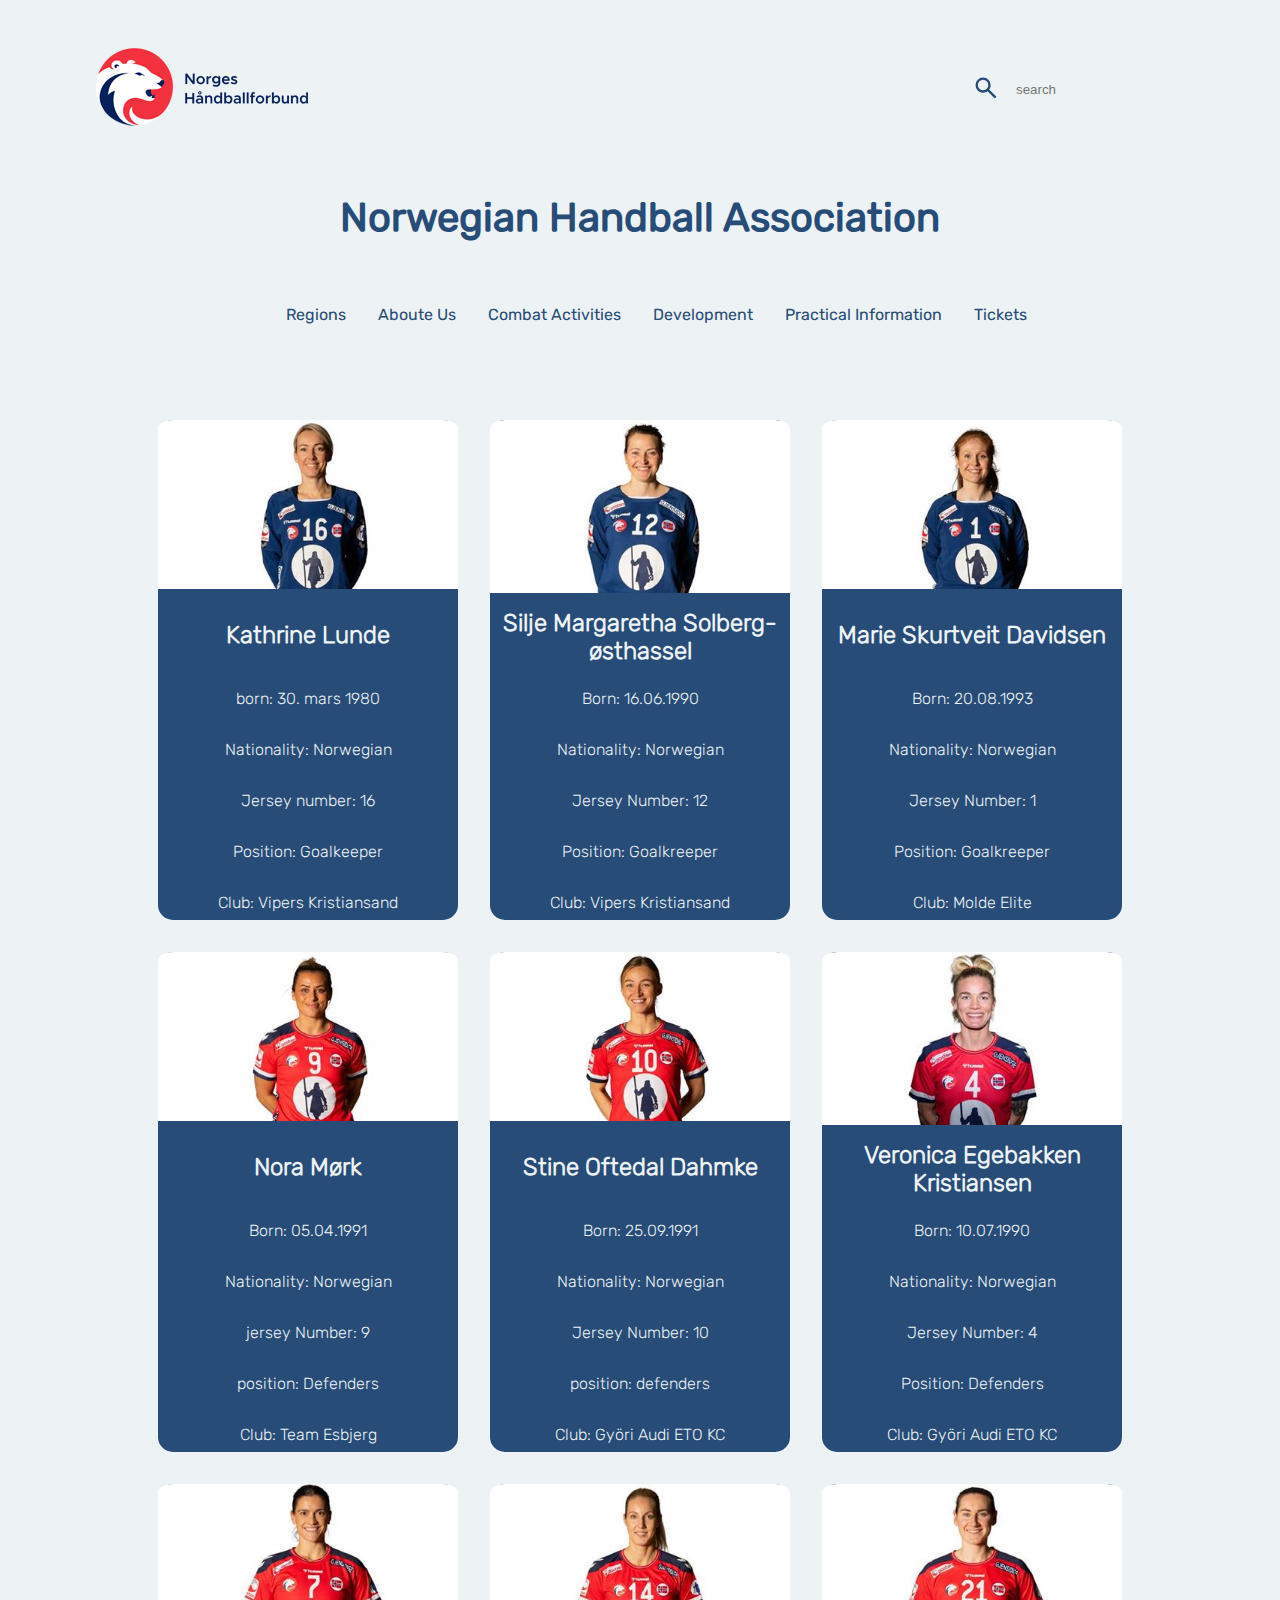
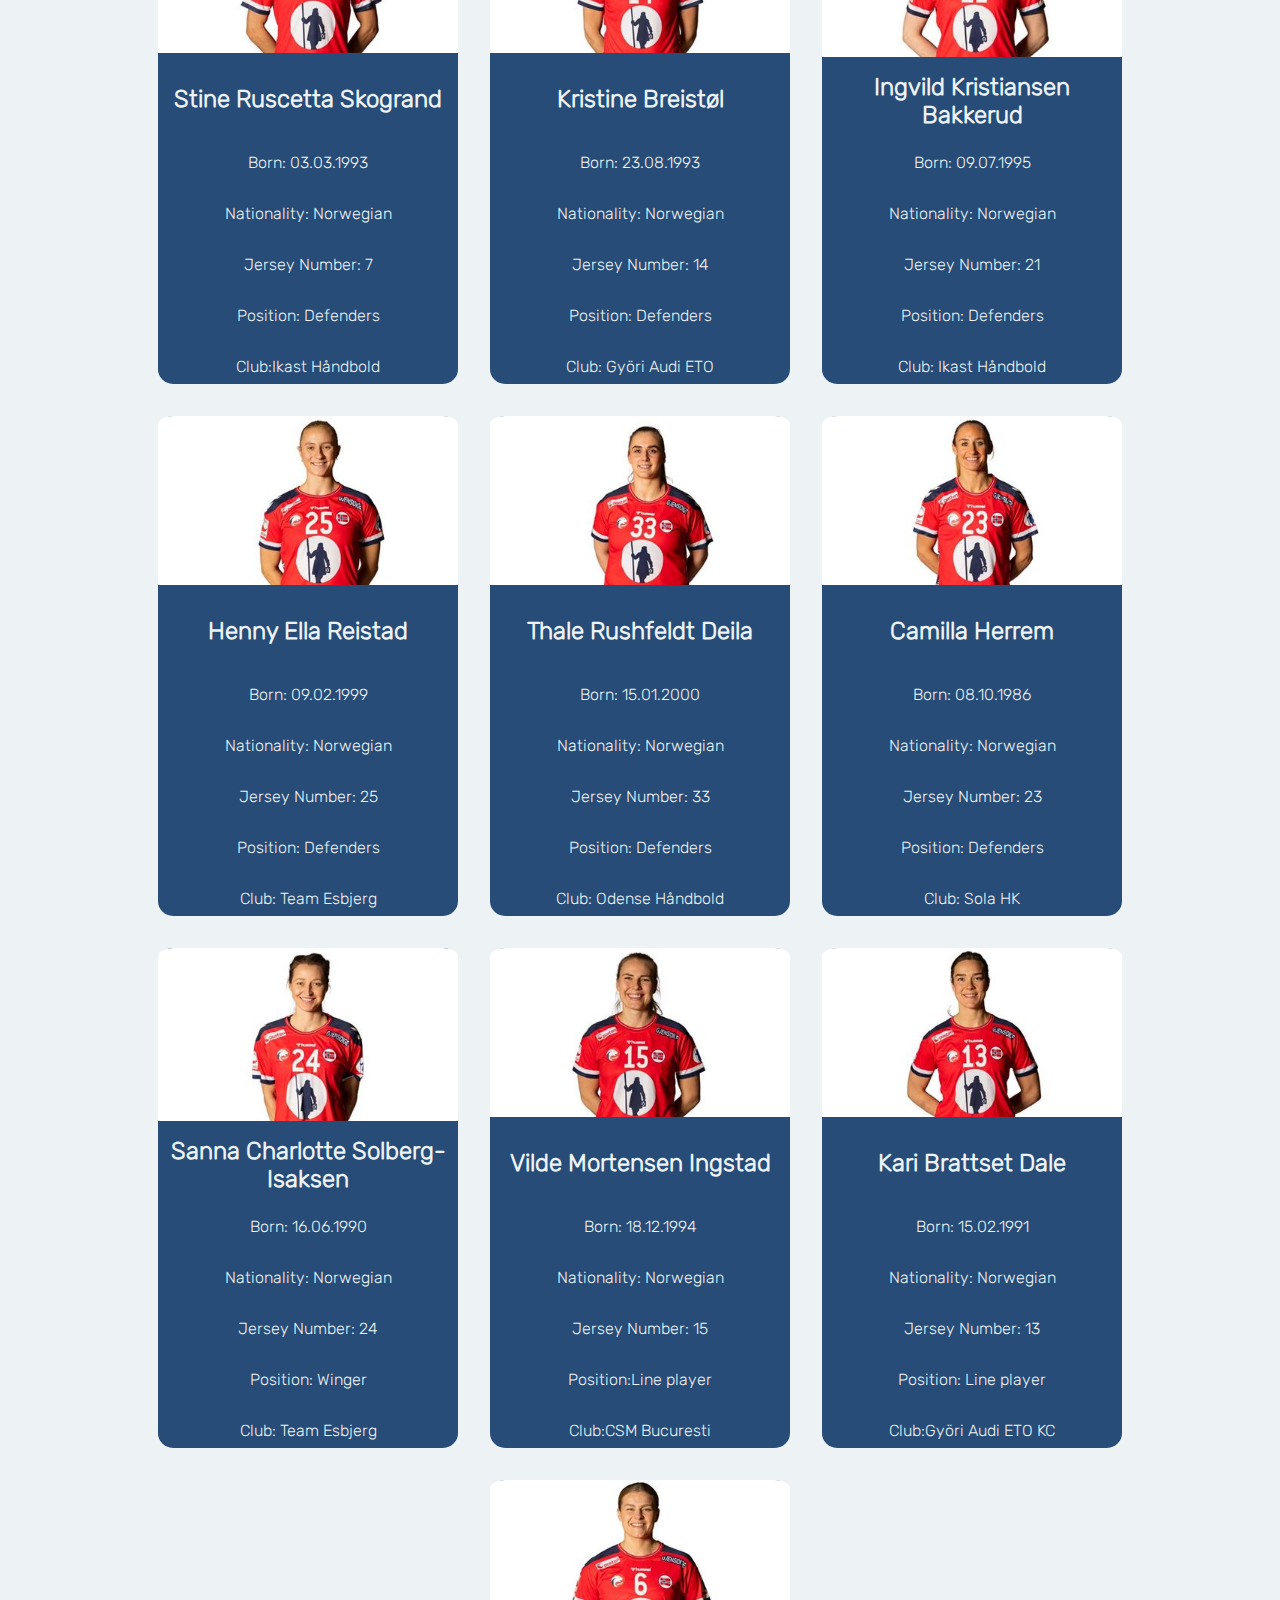
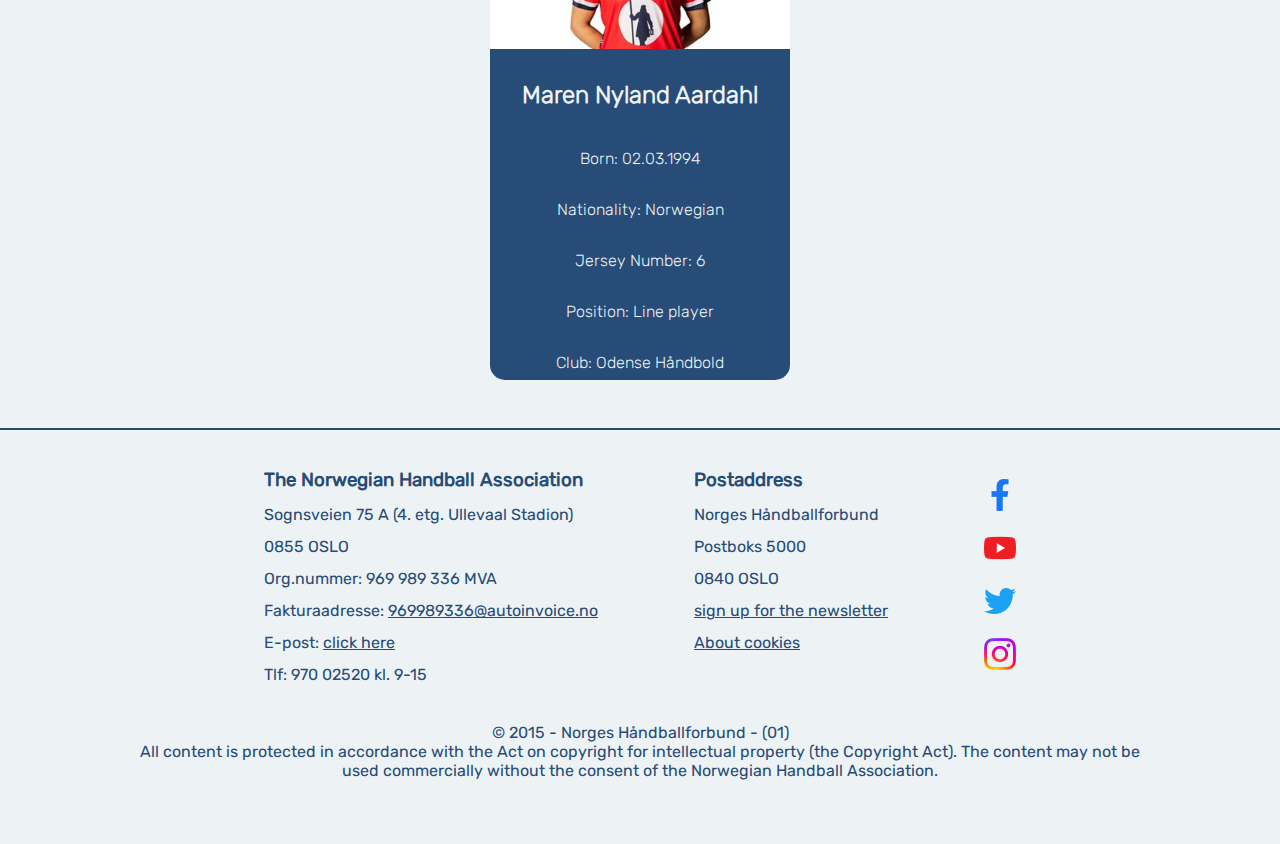
<file: index.html>
<!DOCTYPE html>
<html lang="en">
  <head>
    <meta charset="UTF-8" />
    <meta name="viewport" content="width=device-width, initial-scale=1.0" />
    <link rel="stylesheet" href="./src/css/reset.css" />
    <link rel="stylesheet" href="./src/css/variables.css" />
    <link rel="stylesheet" href="./src/css/header.css" />
    <link rel="stylesheet" href="./src/css/style.css" />
    <link rel="stylesheet" href="./src/css/footer.css" />
    <link rel="stylesheet" href="./src/css/final-standing.css" />
    <title>Individual Assignment 2</title>
  </head>

  <body>
    <header>
      <nav class="navbar">
        <div class="navbar__icon-search-wraper">
          <figure class="navbar__logo-container">
            <a href="#">
              <img
                class="navbar__logo"
                src="./src/assets/images/logonhf.png"
                alt="hna logo"
              />
            </a>
          </figure>

          <form class="navbar__search-container">
            <button class="navbar__search-icon-btn">
              <img
                src="./src/assets/icons/search_icon_28px.svg"
                alt="search icon"
                class="navbar__search-icon"
              />
            </button>
            <input
              class="navbar__searchbar"
              type="search"
              id="searchbar--desktop-screen"
              name="searchbar"
              placeholder="search"
            />
          </form>

          <div class="navbar__menu-container">
            <button class="navbar__menu-btn">
              <img
                class="navbar-menu-icon"
                src="./src/assets/icons/menu_icon.svg"
                alt="menu icon"
              />
            </button>
          </div>
        </div>

        <div class="navbar__title-container">
          <h1 class="navbar__title">Norwegian Handball Association</h1>
        </div>

        <div class="navbar__links-container">
          <ul class="navbar__list">
            <li class="navbar__litst-item">
              <input
                class="navbar__list-searchbar"
                type="search"
                name="search"
                id="searchbar--mobile-screen"
              />
            </li>
            <li class="navbar__litst-item">
              <a class="navbar__list-link" href="#">Regions</a>
            </li>
            <li class="navbar__litst-item">
              <a class="navbar__list-link" href="#">Aboute Us</a>
            </li>
            <li class="navbar__litst-item">
              <a class="navbar__list-link" href="#">Combat Activities</a>
            </li>
            <li class="navbar__litst-item">
              <a class="navbar__list-link" href="#">Development</a>
            </li>
            <li class="navbar__litst-item">
              <a class="navbar__list-link" href="#">Practical Information</a>
            </li>
            <li class="navbar__litst-item">
              <a class="navbar__list-link" href="#">Tickets</a>
            </li>
          </ul>
        </div>
      </nav>
    </header>

    <main>
      <div class="card">
        <img
          class="card__image"
          src="./src/assets/images/2023-katrine-lunde.jpg"
          alt="image of Lunde"
        />
        <h2 class="card__title">Kathrine Lunde</h2>
        <p class="card__description">born: 30. mars 1980</p>
        <p class="card__description">Nationality: Norwegian</p>
        <p class="card__description">Jersey number: 16</p>
        <p class="card__description">Position: Goalkeeper</p>
        <p class="card__description">Club: Vipers Kristiansand</p>
      </div>

      <div class="card">
        <img
          class="card__image"
          src="./src/assets/images/2023-silje-solberg-osthassel.jpg"
          alt="image of Solberg-Osthassel"
        />
        <h2 class="card__title-longName">Silje Margaretha Solberg-østhassel</h2>
        <p class="card__description">Born: 16.06.1990</p>
        <p class="card__description">Nationality: Norwegian</p>
        <p class="card__description">Jersey Number: 12</p>
        <p class="card__description">Position: Goalkreeper</p>
        <p class="card__description">Club: Vipers Kristiansand</p>
      </div>

      <div class="card">
        <img
          class="card__image"
          src="./src/assets/images/2023-marie-davidsen.jpg"
          alt="image of Davidsen"
        />
        <h2 class="card__title">Marie Skurtveit Davidsen</h2>
        <p class="card__description">Born: 20.08.1993</p>
        <p class="card__description">Nationality: Norwegian</p>
        <p class="card__description">Jersey Number: 1</p>
        <p class="card__description">Position: Goalkreeper</p>
        <p class="card__description">Club: Molde Elite</p>
      </div>

      <div class="card">
        <img
          class="card__image"
          src="./src/assets/images/2023-nora-mork.jpg"
          alt="image of Mork"
        />
        <h2 class="card__title">Nora Mørk</h2>
        <p class="card__description">Born: 05.04.1991</p>
        <p class="card__description">Nationality: Norwegian</p>
        <p class="card__description">jersey Number: 9</p>
        <p class="card__description">position: Defenders</p>
        <p class="card__description">Club: Team Esbjerg</p>
      </div>

      <div class="card">
        <img
          class="card__image"
          src="./src/assets/images/2023-stine-bredal-oftedal.jpg"
          alt="image of Dahmke"
        />
        <h2 class="card__title">Stine Oftedal Dahmke</h2>
        <p class="card__description">Born: 25.09.1991</p>
        <p class="card__description">Nationality: Norwegian</p>
        <p class="card__description">Jersey Number: 10</p>
        <p class="card__description">position: defenders</p>
        <p class="card__description">Club: Györi Audi ETO KC</p>
      </div>

      <div class="card">
        <img
          class="card__image"
          src="./src/assets/images/2024-veronica-kristiansen-lks.jpg"
          alt="image of Kristiansen"
        />
        <h2 class="card__title-longName">Veronica Egebakken Kristiansen</h2>
        <p class="card__description">Born: 10.07.1990</p>
        <p class="card__description">Nationality: Norwegian</p>
        <p class="card__description">Jersey Number: 4</p>
        <p class="card__description">Position: Defenders</p>
        <p class="card__description">Club: Györi Audi ETO KC</p>
      </div>

      <div class="card">
        <img
          class="card__image"
          src="./src/assets/images/2023-stine-skogrand.jpg"
          alt="image of Skogrand"
        />
        <h2 class="card__title">Stine Ruscetta Skogrand</h2>
        <p class="card__description">Born: 03.03.1993</p>
        <p class="card__description">Nationality: Norwegian</p>
        <p class="card__description">Jersey Number: 7</p>
        <p class="card__description">Position: Defenders</p>
        <p class="card__description">Club:Ikast Håndbold</p>
      </div>

      <div class="card">
        <img
          class="card__image"
          src="./src/assets/images/2023-kristine-breistol.jpg"
          alt="imgage of Breistøl"
        />
        <h2 class="card__title">Kristine Breistøl</h2>
        <p class="card__description">Born: 23.08.1993</p>
        <p class="card__description">Nationality: Norwegian</p>
        <p class="card__description">Jersey Number: 14</p>
        <p class="card__description">Position: Defenders</p>
        <p class="card__description">Club: Györi Audi ETO</p>
      </div>

      <div class="card">
        <img
          class="card__image"
          src="./src/assets/images/2023-ingvild-bakkerud.jpg"
          alt="image of Bakkerud"
        />
        <h2 class="card__title-longName">Ingvild Kristiansen Bakkerud</h2>
        <p class="card__description">Born: 09.07.1995</p>
        <p class="card__description">Nationality: Norwegian</p>
        <p class="card__description">Jersey Number: 21</p>
        <p class="card__description">Position: Defenders</p>
        <p class="card__description">Club: Ikast Håndbold</p>
      </div>

      <div class="card">
        <img
          class="card__image"
          src="./src/assets/images/2023-henny-ella-reistad.jpg"
          alt="image of Reistad"
        />
        <h2 class="card__title">Henny Ella Reistad</h2>
        <p class="card__description">Born: 09.02.1999</p>
        <p class="card__description">Nationality: Norwegian</p>
        <p class="card__description">Jersey Number: 25</p>
        <p class="card__description">Position: Defenders</p>
        <p class="card__description">Club: Team Esbjerg</p>
      </div>

      <div class="card">
        <img
          class="card__image"
          src="./src/assets/images/2023-thale-rushfeldt-deila.jpg"
          alt="image of Deila"
        />
        <h2 class="card__title">Thale Rushfeldt Deila</h2>
        <p class="card__description">Born: 15.01.2000</p>
        <p class="card__description">Nationality: Norwegian</p>
        <p class="card__description">Jersey Number: 33</p>
        <p class="card__description">Position: Defenders</p>
        <p class="card__description">Club: Odense Håndbold</p>
      </div>

      <div class="card">
        <img
          class="card__image"
          src="./src/assets/images/2023-camilla-herrem.jpg"
          alt="image of Herrem"
        />
        <h2 class="card__title">Camilla Herrem</h2>
        <p class="card__description">Born: 08.10.1986</p>
        <p class="card__description">Nationality: Norwegian</p>
        <p class="card__description">Jersey Number: 23</p>
        <p class="card__description">Position: Defenders</p>
        <p class="card__description">Club: Sola HK</p>
      </div>

      <div class="card">
        <img
          class="card__image"
          src="./src/assets/images/2023-sanna-solberg-isaksen.jpg"
          alt="image of Solberg-Isaksen"
        />
        <h2 class="card__title-longName">Sanna Charlotte Solberg-Isaksen</h2>
        <p class="card__description">Born: 16.06.1990</p>
        <p class="card__description">Nationality: Norwegian</p>
        <p class="card__description">Jersey Number: 24</p>
        <p class="card__description">Position: Winger</p>
        <p class="card__description">Club: Team Esbjerg</p>
      </div>

      <div class="card">
        <img
          class="card__image"
          src="./src/assets/images/2023-vilde-mortensen-ingstad.jpg"
          alt="image of Ingstad"
        />
        <h2 class="card__title">Vilde Mortensen Ingstad</h2>
        <p class="card__description">Born: 18.12.1994</p>
        <p class="card__description">Nationality: Norwegian</p>
        <p class="card__description">Jersey Number: 15</p>
        <p class="card__description">Position:Line player</p>
        <p class="card__description">Club:CSM Bucuresti</p>
      </div>

      <div class="card">
        <img
          class="card__image"
          src="./src/assets/images/2023-kari-brattset-dale.jpg"
          alt="image of Dale"
        />
        <h2 class="card__title">Kari Brattset Dale</h2>
        <p class="card__description">Born: 15.02.1991</p>
        <p class="card__description">Nationality: Norwegian</p>
        <p class="card__description">Jersey Number: 13</p>
        <p class="card__description">Position: Line player</p>
        <p class="card__description">Club:Györi Audi ETO KC</p>
      </div>

      <div class="card">
        <img
          class="card__image"
          src="./src/assets/images/2023-maren-aardahl.jpg"
          alt="image of Aardahl"
        />
        <h2 class="card__title">Maren Nyland Aardahl</h2>
        <p class="card__description">Born: 02.03.1994</p>
        <p class="card__description">Nationality: Norwegian</p>
        <p class="card__description">Jersey Number: 6</p>
        <p class="card__description">Position: Line player</p>
        <p class="card__description">Club: Odense Håndbold</p>
      </div>
    </main>

    <footer>
      <div class="section-wraper">
        <section class="handball-association">
          <h3 class="handball-association__title">
            The Norwegian Handball Association
          </h3>
          <p class="handball-association__details">
            Sognsveien 75 A (4. etg. Ullevaal Stadion)
          </p>
          <p class="handball-association__details">0855 OSLO</p>
          <p class="handball-association__details">
            Org.nummer: 969 989 336 MVA
          </p>
          <p class="handball-association__details">
            Fakturaadresse: <a href="#">969989336@autoinvoice.no</a>
          </p>
          <p class="handball-association__details">
            E-post: <a href="mailto:">click here</a>
          </p>
          <p class="handball-association__details">Tlf: 970 02520 kl. 9-15</p>
        </section>

        <section class="postaddress">
          <h3 class="postaddress__tilte">Postaddress</h3>
          <p class="postaddress__details">Norges Håndballforbund</p>
          <p class="postaddress__details">Postboks 5000</p>
          <p class="postaddress__details">0840 OSLO</p>
          <a class="postaddress__link" href="#">sign up for the newsletter</a>
          <a class="postaddress__link" href="#">About cookies</a>
        </section>

        <section class="social-media">
          <a
            class="social-media__icon-link social-media-icon-link--facebook"
            href="#"
            ><img
              src="./src/assets/icons/facebook_icon.png"
              alt="facebook icon"
              class="social-media__icon"
          /></a>
          <a
            class="social-media__icon-link social-media-icon.link--youtube"
            href="#"
            ><img
              src="./src/assets/icons/youtube_icon.png"
              alt="youtube icon"
              class="social-media__icon"
          /></a>
          <a
            class="social-media__icon-link social-media-icon-link--twitter"
            href="#"
            ><img
              src="./src/assets/icons/twitter_bird_icon.png"
              alt="twitter icon"
              class="social-media__icon"
          /></a>
          <a
            class="social-media__icon-link social-media-icon-link--instagram"
            href="#"
            ><img
              src="./src/assets/icons/instagram_icon.png"
              alt="instagram icon"
              class="social-media__icon"
          /></a>
        </section>
      </div>

      <section class="copyright">
        <p class="copyright__NHA">
          &copy; 2015 - Norges Håndballforbund - (01)
        </p>
        <p class="copyright__description">
          All content is protected in accordance with the Act on copyright for
          intellectual property (the Copyright Act). The content may not be used
          commercially without the consent of the Norwegian Handball
          Association.
        </p>
      </section>
    </footer>
  </body>
</html>
</file>
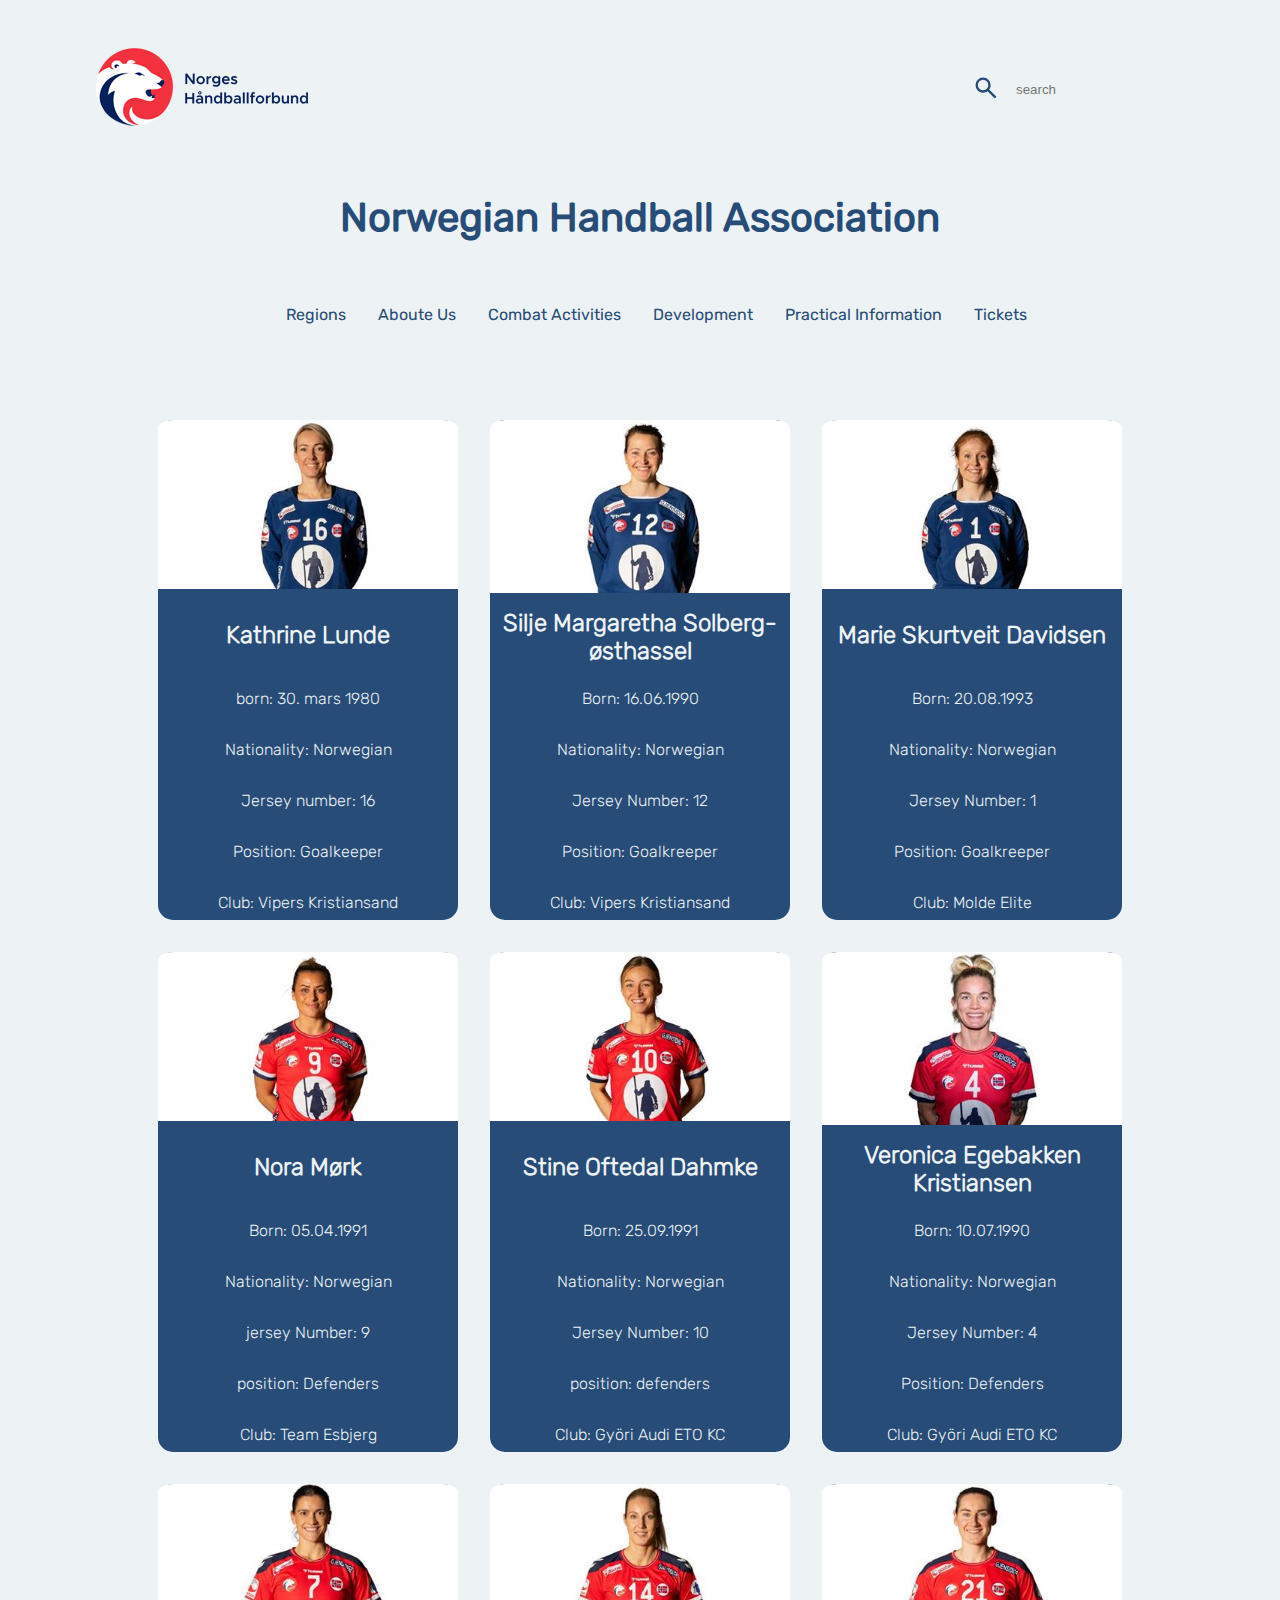
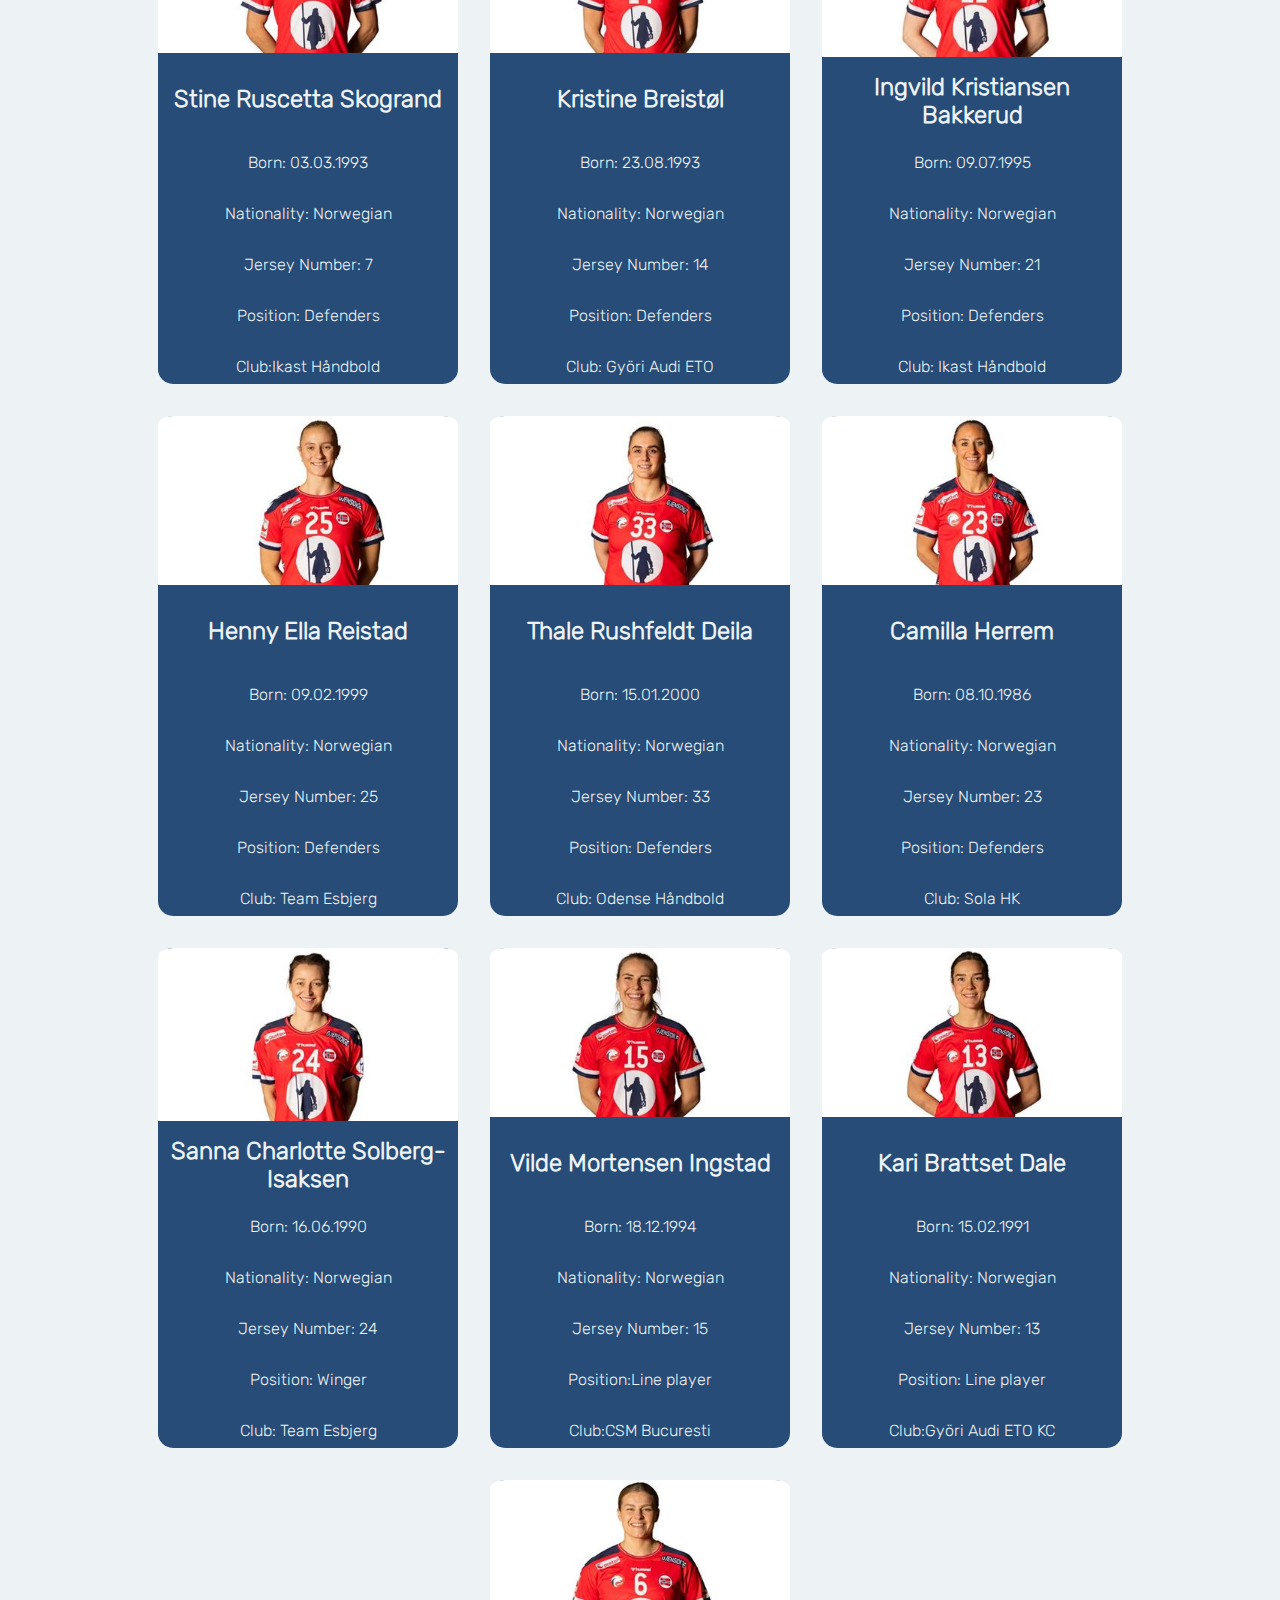
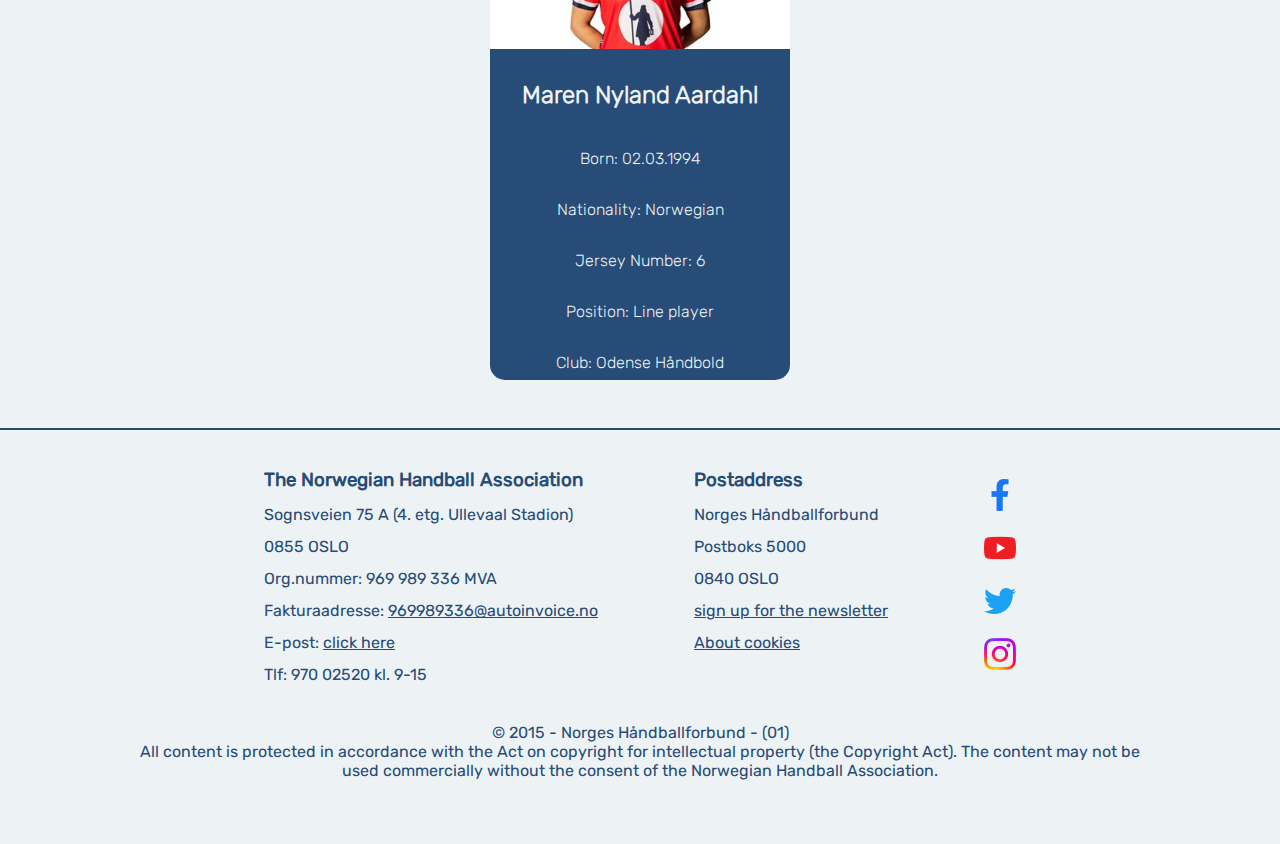
<file: src/index.html>
<!DOCTYPE html>
<html lang="en">
  <head>
    <meta charset="UTF-8" />
    <meta name="viewport" content="width=device-width, initial-scale=1.0" />
    <link rel="stylesheet" href="./css/reset.css" />
    <link rel="stylesheet" href="./css/variables.css" />
    <link rel="stylesheet" href="./css/header.css" />
    <link rel="stylesheet" href="./css/style.css" />
    <link rel="stylesheet" href="./css/footer.css" />
    <link rel="stylesheet" href="./css/final-standing.css" />
    <title>Individual Assignment 2</title>
  </head>

  <body>
    <header>
      <nav class="navbar">
        <div class="navbar__icon-search-wraper">
          <figure class="navbar__logo-container">
            <a href="#">
              <img
                class="navbar__logo"
                src="./assets/images/logonhf.png"
                alt="hna logo"
              />
            </a>
          </figure>

          <form class="navbar__search-container">
            <button class="navbar__search-icon-btn">
              <img
                src="./assets/icons/search_icon_28px.svg"
                alt="search icon"
                class="navbar__search-icon"
              />
            </button>
            <input
              class="navbar__searchbar"
              type="search"
              id="searchbar--desktop-screen"
              name="searchbar"
              placeholder="search"
            />
          </form>

          <div class="navbar__menu-container">
            <button class="navbar__menu-btn">
              <img
                class="navbar-menu-icon"
                src="./assets/icons/menu_icon.svg"
                alt="menu icon"
              />
            </button>
          </div>
        </div>

        <div class="navbar__title-container">
          <h1 class="navbar__title">Norwegian Handball Association</h1>
        </div>

        <div class="navbar__links-container">
          <ul class="navbar__list">
            <li class="navbar__litst-item">
              <input
                class="navbar__list-searchbar"
                type="search"
                name="search"
                id="searchbar--mobile-screen"
              />
            </li>
            <li class="navbar__litst-item">
              <a class="navbar__list-link" href="#">Regions</a>
            </li>
            <li class="navbar__litst-item">
              <a class="navbar__list-link" href="#">Aboute Us</a>
            </li>
            <li class="navbar__litst-item">
              <a class="navbar__list-link" href="#">Combat Activities</a>
            </li>
            <li class="navbar__litst-item">
              <a class="navbar__list-link" href="#">Development</a>
            </li>
            <li class="navbar__litst-item">
              <a class="navbar__list-link" href="#">Practical Information</a>
            </li>
            <li class="navbar__litst-item">
              <a class="navbar__list-link" href="#">Tickets</a>
            </li>
          </ul>
        </div>
      </nav>
    </header>

    <main>
      <div class="card">
        <img
          class="card__image"
          src="./assets/images/2023-katrine-lunde.jpg"
          alt="image of Lunde"
        />
        <h2 class="card__title">Kathrine Lunde</h2>
        <p class="card__description">born: 30. mars 1980</p>
        <p class="card__description">Nationality: Norwegian</p>
        <p class="card__description">Jersey number: 16</p>
        <p class="card__description">Position: Goalkeeper</p>
        <p class="card__description">Club: Vipers Kristiansand</p>
      </div>

      <div class="card">
        <img
          class="card__image"
          src="./assets/images/2023-silje-solberg-osthassel.jpg"
          alt="image of Solberg-Osthassel"
        />
        <h2 class="card__title-longName">Silje Margaretha Solberg-østhassel</h2>
        <p class="card__description">Born: 16.06.1990</p>
        <p class="card__description">Nationality: Norwegian</p>
        <p class="card__description">Jersey Number: 12</p>
        <p class="card__description">Position: Goalkreeper</p>
        <p class="card__description">Club: Vipers Kristiansand</p>
      </div>

      <div class="card">
        <img
          class="card__image"
          src="./assets/images/2023-marie-davidsen.jpg"
          alt="image of Davidsen"
        />
        <h2 class="card__title">Marie Skurtveit Davidsen</h2>
        <p class="card__description">Born: 20.08.1993</p>
        <p class="card__description">Nationality: Norwegian</p>
        <p class="card__description">Jersey Number: 1</p>
        <p class="card__description">Position: Goalkreeper</p>
        <p class="card__description">Club: Molde Elite</p>
      </div>

      <div class="card">
        <img
          class="card__image"
          src="./assets/images/2023-nora-mork.jpg"
          alt="image of Mork"
        />
        <h2 class="card__title">Nora Mørk</h2>
        <p class="card__description">Born: 05.04.1991</p>
        <p class="card__description">Nationality: Norwegian</p>
        <p class="card__description">jersey Number: 9</p>
        <p class="card__description">position: Defenders</p>
        <p class="card__description">Club: Team Esbjerg</p>
      </div>

      <div class="card">
        <img
          class="card__image"
          src="./assets/images/2023-stine-bredal-oftedal.jpg"
          alt="image of Dahmke"
        />
        <h2 class="card__title">Stine Oftedal Dahmke</h2>
        <p class="card__description">Born: 25.09.1991</p>
        <p class="card__description">Nationality: Norwegian</p>
        <p class="card__description">Jersey Number: 10</p>
        <p class="card__description">position: defenders</p>
        <p class="card__description">Club: Györi Audi ETO KC</p>
      </div>

      <div class="card">
        <img
          class="card__image"
          src="./assets/images/2024-veronica-kristiansen-lks.jpg"
          alt="image of Kristiansen"
        />
        <h2 class="card__title-longName">Veronica Egebakken Kristiansen</h2>
        <p class="card__description">Born: 10.07.1990</p>
        <p class="card__description">Nationality: Norwegian</p>
        <p class="card__description">Jersey Number: 4</p>
        <p class="card__description">Position: Defenders</p>
        <p class="card__description">Club: Györi Audi ETO KC</p>
      </div>

      <div class="card">
        <img
          class="card__image"
          src="./assets/images/2023-stine-skogrand.jpg"
          alt="image of Skogrand"
        />
        <h2 class="card__title">Stine Ruscetta Skogrand</h2>
        <p class="card__description">Born: 03.03.1993</p>
        <p class="card__description">Nationality: Norwegian</p>
        <p class="card__description">Jersey Number: 7</p>
        <p class="card__description">Position: Defenders</p>
        <p class="card__description">Club:Ikast Håndbold</p>
      </div>

      <div class="card">
        <img
          class="card__image"
          src="./assets/images/2023-kristine-breistol.jpg"
          alt="imgage of Breistøl"
        />
        <h2 class="card__title">Kristine Breistøl</h2>
        <p class="card__description">Born: 23.08.1993</p>
        <p class="card__description">Nationality: Norwegian</p>
        <p class="card__description">Jersey Number: 14</p>
        <p class="card__description">Position: Defenders</p>
        <p class="card__description">Club: Györi Audi ETO</p>
      </div>

      <div class="card">
        <img
          class="card__image"
          src="./assets/images/2023-ingvild-bakkerud.jpg"
          alt="image of Bakkerud"
        />
        <h2 class="card__title-longName">Ingvild Kristiansen Bakkerud</h2>
        <p class="card__description">Born: 09.07.1995</p>
        <p class="card__description">Nationality: Norwegian</p>
        <p class="card__description">Jersey Number: 21</p>
        <p class="card__description">Position: Defenders</p>
        <p class="card__description">Club: Ikast Håndbold</p>
      </div>

      <div class="card">
        <img
          class="card__image"
          src="./assets/images/2023-henny-ella-reistad.jpg"
          alt="image of Reistad"
        />
        <h2 class="card__title">Henny Ella Reistad</h2>
        <p class="card__description">Born: 09.02.1999</p>
        <p class="card__description">Nationality: Norwegian</p>
        <p class="card__description">Jersey Number: 25</p>
        <p class="card__description">Position: Defenders</p>
        <p class="card__description">Club: Team Esbjerg</p>
      </div>

      <div class="card">
        <img
          class="card__image"
          src="./assets/images/2023-thale-rushfeldt-deila.jpg"
          alt="image of Deila"
        />
        <h2 class="card__title">Thale Rushfeldt Deila</h2>
        <p class="card__description">Born: 15.01.2000</p>
        <p class="card__description">Nationality: Norwegian</p>
        <p class="card__description">Jersey Number: 33</p>
        <p class="card__description">Position: Defenders</p>
        <p class="card__description">Club: Odense Håndbold</p>
      </div>

      <div class="card">
        <img
          class="card__image"
          src="./assets/images/2023-camilla-herrem.jpg"
          alt="image of Herrem"
        />
        <h2 class="card__title">Camilla Herrem</h2>
        <p class="card__description">Born: 08.10.1986</p>
        <p class="card__description">Nationality: Norwegian</p>
        <p class="card__description">Jersey Number: 23</p>
        <p class="card__description">Position: Defenders</p>
        <p class="card__description">Club: Sola HK</p>
      </div>

      <div class="card">
        <img
          class="card__image"
          src="./assets/images/2023-sanna-solberg-isaksen.jpg"
          alt="image of Solberg-Isaksen"
        />
        <h2 class="card__title-longName">Sanna Charlotte Solberg-Isaksen</h2>
        <p class="card__description">Born: 16.06.1990</p>
        <p class="card__description">Nationality: Norwegian</p>
        <p class="card__description">Jersey Number: 24</p>
        <p class="card__description">Position: Winger</p>
        <p class="card__description">Club: Team Esbjerg</p>
      </div>

      <div class="card">
        <img
          class="card__image"
          src="./assets/images/2023-vilde-mortensen-ingstad.jpg"
          alt="image of Ingstad"
        />
        <h2 class="card__title">Vilde Mortensen Ingstad</h2>
        <p class="card__description">Born: 18.12.1994</p>
        <p class="card__description">Nationality: Norwegian</p>
        <p class="card__description">Jersey Number: 15</p>
        <p class="card__description">Position:Line player</p>
        <p class="card__description">Club:CSM Bucuresti</p>
      </div>

      <div class="card">
        <img
          class="card__image"
          src="./assets/images/2023-kari-brattset-dale.jpg"
          alt="image of Dale"
        />
        <h2 class="card__title">Kari Brattset Dale</h2>
        <p class="card__description">Born: 15.02.1991</p>
        <p class="card__description">Nationality: Norwegian</p>
        <p class="card__description">Jersey Number: 13</p>
        <p class="card__description">Position: Line player</p>
        <p class="card__description">Club:Györi Audi ETO KC</p>
      </div>

      <div class="card">
        <img
          class="card__image"
          src="./assets/images/2023-maren-aardahl.jpg"
          alt="image of Aardahl"
        />
        <h2 class="card__title">Maren Nyland Aardahl</h2>
        <p class="card__description">Born: 02.03.1994</p>
        <p class="card__description">Nationality: Norwegian</p>
        <p class="card__description">Jersey Number: 6</p>
        <p class="card__description">Position: Line player</p>
        <p class="card__description">Club: Odense Håndbold</p>
      </div>
    </main>

    <footer>
      <div class="section-wraper">
        <section class="handball-association">
          <h3 class="handball-association__title">
            The Norwegian Handball Association
          </h3>
          <p class="handball-association__details">
            Sognsveien 75 A (4. etg. Ullevaal Stadion)
          </p>
          <p class="handball-association__details">0855 OSLO</p>
          <p class="handball-association__details">
            Org.nummer: 969 989 336 MVA
          </p>
          <p class="handball-association__details">
            Fakturaadresse: <a href="#">969989336@autoinvoice.no</a>
          </p>
          <p class="handball-association__details">
            E-post: <a href="mailto:">click here</a>
          </p>
          <p class="handball-association__details">Tlf: 970 02520 kl. 9-15</p>
        </section>

        <section class="postaddress">
          <h3 class="postaddress__tilte">Postaddress</h3>
          <p class="postaddress__details">Norges Håndballforbund</p>
          <p class="postaddress__details">Postboks 5000</p>
          <p class="postaddress__details">0840 OSLO</p>
          <a class="postaddress__link" href="#">sign up for the newsletter</a>
          <a class="postaddress__link" href="#">About cookies</a>
        </section>

        <section class="social-media">
          <a
            class="social-media__icon-link social-media-icon-link--facebook"
            href="#"
            ><img
              src="./assets/icons/facebook_icon.png"
              alt="facebook icon"
              class="social-media__icon"
          /></a>
          <a
            class="social-media__icon-link social-media-icon.link--youtube"
            href="#"
            ><img
              src="./assets/icons/youtube_icon.png"
              alt="youtube icon"
              class="social-media__icon"
          /></a>
          <a
            class="social-media__icon-link social-media-icon-link--twitter"
            href="#"
            ><img
              src="./assets/icons/twitter_bird_icon.png"
              alt="twitter icon"
              class="social-media__icon"
          /></a>
          <a
            class="social-media__icon-link social-media-icon-link--instagram"
            href="#"
            ><img
              src="./assets/icons/instagram_icon.png"
              alt="instagram icon"
              class="social-media__icon"
          /></a>
        </section>
      </div>

      <section class="copyright">
        <p class="copyright__NHA">
          &copy; 2015 - Norges Håndballforbund - (01)
        </p>
        <p class="copyright__description">
          All content is protected in accordance with the Act on copyright for
          intellectual property (the Copyright Act). The content may not be used
          commercially without the consent of the Norwegian Handball
          Association.
        </p>
      </section>
    </footer>
  </body>
</html>
</file>
<file: src/css/variables.css>
:root {
  --light-font-family: Rubik-Light;
  --regular-font-family: Rubik-Regular;
  --bold-font-family: Rubik-Bold;
  --black-font-family: Rubik-Black;
  --black-italic-font-family: Rubik-BlackItalic;

  --sizing-x-small: 0.5rem;
  --sizing-small: 1rem;
  --sizing-medium: 2rem;
  --sizing-large: 4rem;
  --sizing-x-large: 6rem;

  --font-size-xsmall: 0.5rem;
  --font-size-small: 1.2rem;
  --font-size-medium: 1.5rem;
  --font-size-large: 2rem;
  --font-size-xlarge: 2.5rem;

  --pimray-background-color: #edf2f4;
  --secondary-background-color: #274c77;
  --third-background-color: #edf2f4;

  --primary-color: #edf2f4;
  --secondary-color: #6096ba;
  --third-color: #274c77;
}
</file>
<file: src/css/header.css>
header {
  width: 100%;
  height: auto;
}

.navbar {
  display: flex;
  flex-direction: column;
  gap: var(--sizing-small);
  padding: var(--sizing-medium) var(--sizing-large);
}

.navbar__icon-search-wraper {
  display: flex;
  justify-content: space-between;
  align-items: center;
}

.navbar__logo {
  padding: var(--sizing-small) var(--sizing-medium);
}

.navbar__search-container {
  display: flex;
  flex-direction: row;
  align-items: center;
  justify-content: flex-end;
}

.navbar__search-icon-btn {
  border: none;
  background-color: transparent;
}

.navbar__searchbar {
  width: 200px;
  height: var(--sizing-medium);
  border: none;
  background-color: transparent;
}

.navbar__searchbar:focus {
  all: unset;
  width: 200px;
  height: var(--sizing-medium);
  border-bottom: 2px solid var(--secondary-background-color);
}

.navbar__menu-container {
  display: none;
}

.navbar__menu-btn {
  border: none;
  background-color: transparent;
}

.navbar__title {
  text-align: center;
  color: var(--third-color);
  font-size: var(--font-size-xlarge);
  padding: var(--sizing-medium);
}

.navbar__list {
  list-style: none;
  padding: var(--sizing-small) 0;
  display: flex;
  justify-content: center;
  gap: var(--sizing-medium);
}

.navbar__litst-item {
  height: 19px;
}

.navbar__list-searchbar {
  display: none;
}

.navbar__list-link {
  color: var(--third-color);
  text-decoration: none;
  font-size: var(--font-size-small) 0;
}

.navbar__list-link:hover {
  border-bottom: 1px solid var(--third-color);
}

/* media query for smaller screens. ajusted to from desktop-first. */

@media screen and (max-width: 898px) {
  .navbar {
    border-bottom: 1px solid var(--secondary-background-color);
  }
  .navbar__menu-container {
    display: block;
    padding: var(--sizing-small) var(--sizing-medium);
  }

  .navbar__search-container {
    display: none;
  }

  .navbar__list {
    display: none;
  }
}

@media screen and (max-width: 792px) {
  .navbar {
    padding: var(--sizing-medium) var(--sizing-medium);
  }
  .navbar__logo {
    padding: var(--sizing-small) 0;
  }

  .navbar__menu-container {
    display: block;
    padding: var(--sizing-small) 0;
  }

  .navbar__title {
    font-size: var(--font-size-large);
    padding: var(--sizing-medium) 0;
  }
}

@media screen and (max-width: 363px) {
  .navbar {
    padding: var(--sizing-medium) var(--sizing-x-small);
  }

  .navbar__title {
    font-size: 1.5rem;
    padding: var(--sizing-small) 0;
  }
}
</file>
<file: src/css/style.css>
@font-face {
    font-family: Rubik-Light;
    src: url(../assets/font/Rubik-Light.ttf);
}

@font-face {
    font-family: Rubik-Regular;
    src: url(../assets/font/Rubik-Regular.ttf);
}

@font-face {
    font-family: Rubik-Bold;
    src: url(../assets/font/Rubik-Bold.ttf);
}

@font-face {
    font-family: Rubik-Black;
    src: url(../assets/font/Rubik-Black.ttf);
}

@font-face {
    font-family: Rubik-BlackItalic;
    src: url(../assets/font/Rubik-BlackItalic.ttf);
}

body {
    width: 100%;
    height: 100vh;
    background-color: var(--pimray-background-color);
}

main {
    margin: var(--sizing-small);
    padding: var(--sizing-medium);

    display: flex;
    flex-wrap: wrap;
    gap: var(--sizing-medium);
    justify-content: center;
    align-items: center;
}

.card {
    width: 300px;
    height: 500px;
    border-radius: 15px;
    background-color: var(--secondary-background-color);
    color: var(--primary-color);
    font-family: var(--light-font-family);

    display: flex;
    flex-direction: column;
    align-items: center;
    gap: var(--sizing-small);

    transition-duration: 300ms;
}

.card:hover {
    transition-duration: 500ms;
    transform: scale(1.1);
    z-index: 1;
    cursor: pointer;  
}

.card__image {
    width: 300px;
    height: 200px;
    object-fit: cover;
    object-position:center;
    border-radius: 5% 5% 0 0;
}
.card__title {
    text-align: center;
    padding: var(--sizing-small);
}

.card__title-longName {
    text-align: center;
}

.card__description{
    padding: var(--sizing-x-small);
}

@media screen and (max-width: 960px) {
    .card:hover {
        transform: none; 
    }
}
</file>
<file: src/css/footer.css>
footer {
  font-family: var(--regular-font-family);
  color: var(--third-color);
  border-top: 2px solid var(--third-color);
  padding: var(--sizing-medium);
}

.section-wraper {
  display: flex;
  justify-content: center;
  gap: var(--sizing-x-large);
}

.handball-association,
.postaddress {
  line-height: 2;
}

.handball-association a {
  color: var(--third-color);
}

.postaddress a {
  color: var(--third-color);
  display: block;
}

.social-media {
  display: flex;
  flex-direction: column;
  justify-content: space-evenly;
}

.copyright {
  text-align: center;
  padding: var(--sizing-medium) var(--sizing-x-large);
  color: var(--third-color);
}

/* media queries, ajusting for smaller screens. goin from desktop first. */
@media screen and (max-width: 960px) {
  .section-wraper {
    gap: var(--sizing-medium);
  }

  .handball-association {
    padding-left: 1rem;
  }

  .postaddress {
    padding-left: 1rem;
  }
  .social-media {
    padding-left: 1rem;
  }

  .copyright {
    padding: var(--sizing-medium) 0;
  }
}

@media screen and (max-width: 744px) {
  .section-wraper {
    gap: var(--sizing-medium);
  }

  .handball-association {
    padding-left: 1rem;
  }

  .postaddress {
    padding-left: 1rem;
  }
  .social-media {
    padding-left: 1rem;
  }
}

@media screen and (max-width: 728px) {
  .section-wraper {
    display: flex;
    flex-direction: column;
    align-items: center;
    gap: var(--sizing-medium);
  }

  .handball-association {
    padding-left: 0;
  }

  .postaddress {
    padding-left: 0;
    padding-right: 8.5rem;
  }

  .social-media {
    padding-left: 0;
    display: flex;
    flex-direction: row;
    justify-content: center;
    gap: var(--sizing-x-large);
  }
}

@media screen and (max-width: 441px) {
  footer {
    padding: var(--sizing-medium) var(--sizing-x-small);
  }
  .postaddress {
    padding-right: 8rem;
  }
  .social-media {
    gap: var(--sizing-medium);
  }
}
</file>
<file: src/css/final-standing.css>
body {
  width: 100%;
  height: 100vh;
  background-color: var(--pimray-background-color);
  font-family: var(--regular-font-family);
}

.statistic-options {
  display: flex;
  flex-direction: column;
  align-items: center;
  gap: var(--sizing-medium);
}

form {
  display: flex;
  flex-direction: column;
  justify-content: center;
  gap: var(--sizing-small);
}

label {
  background-color: var(--secondary-background-color);
  color: var(--secondary-color);
  padding: var(--sizing-x-small);
}

.team label,
.players label {
  padding: 0 var(--sizing-x-small);
}
</file>
